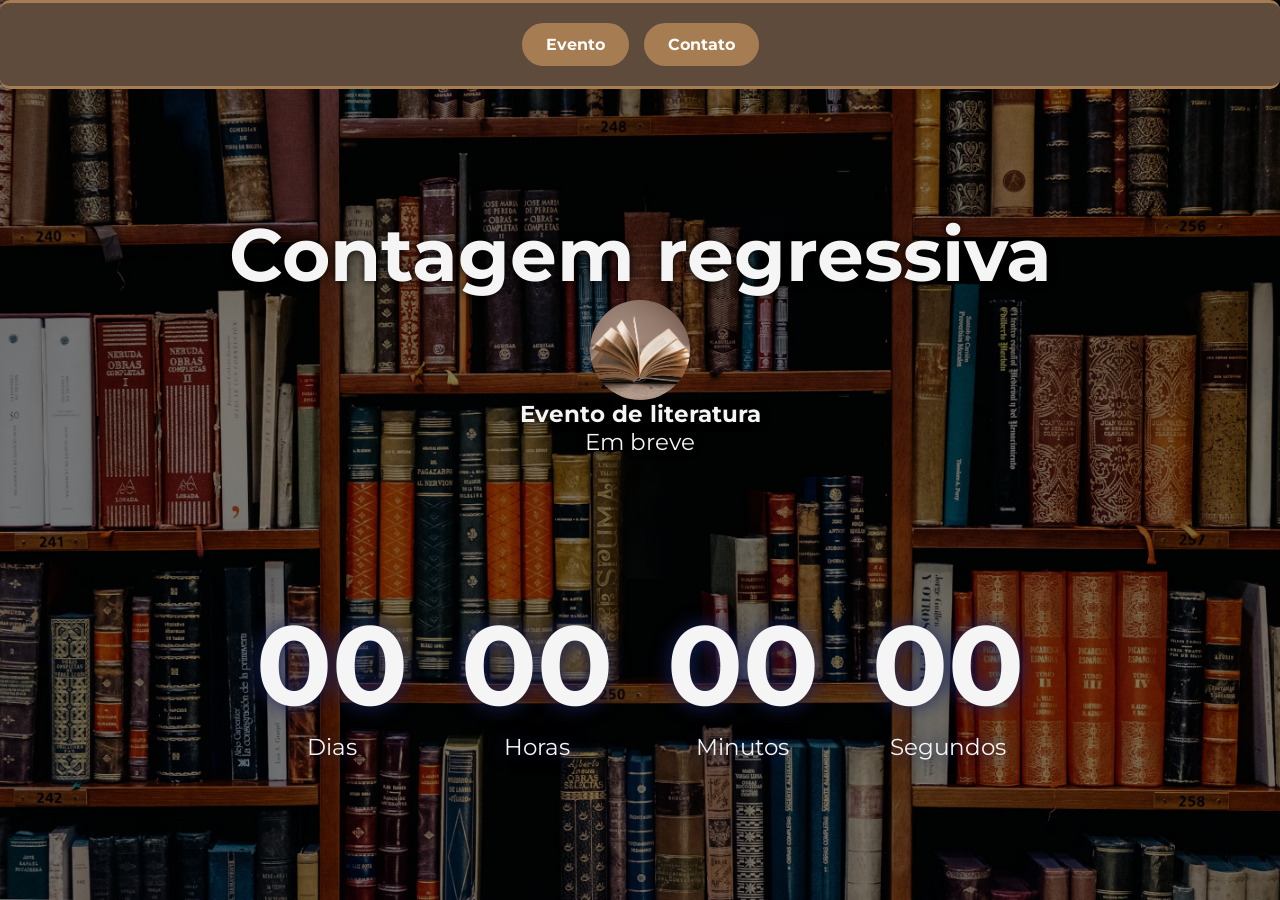
<file: index.html>
<!DOCTYPE html>
<html lang="pt-br">

<head>
    <meta charset="UTF-8">
    <meta name="viewport" content="width=device-width, initial-scale=1.0">

    <link rel="stylesheet" href="css/style.css">

    <link href="https://fonts.googleapis.com/css2?family=Montserrat:wght@700&display=swap" rel="stylesheet">

    <title>Contador</title>
</head>

<header> 

      <div class="botoes">

            <a href="pages/evento.html" class="button">
                Evento
            </a>

            <a href="pages/contato.html" class="button">
                Contato
            </a>

        </div>

</header>

<body>

    <div class="container">

        <div class="title">

            <h1>Contagem regressiva</h1>

            <img class="eu" src="assets/livro.avif">

            <h3>Evento de literatura </h3>

            <p>Em breve</p>

        </div>

        <div class="countdown">

            <div>
                <h1 id="dias">00</h1>
                <p>Dias</p>
            </div>

            <div>
                <h1 id="horas">00</h1>
                <p>Horas</p>
            </div>

            <div>
                <h1 id="minutos">00</h1>
                <p>Minutos</p>
            </div>

            <div>
                <h1 id="segundos">00</h1>
                <p>Segundos</p>
            </div>

        </div>

    </div>

    <script src="js/script.js"></script>

</body>

</html>
</file>
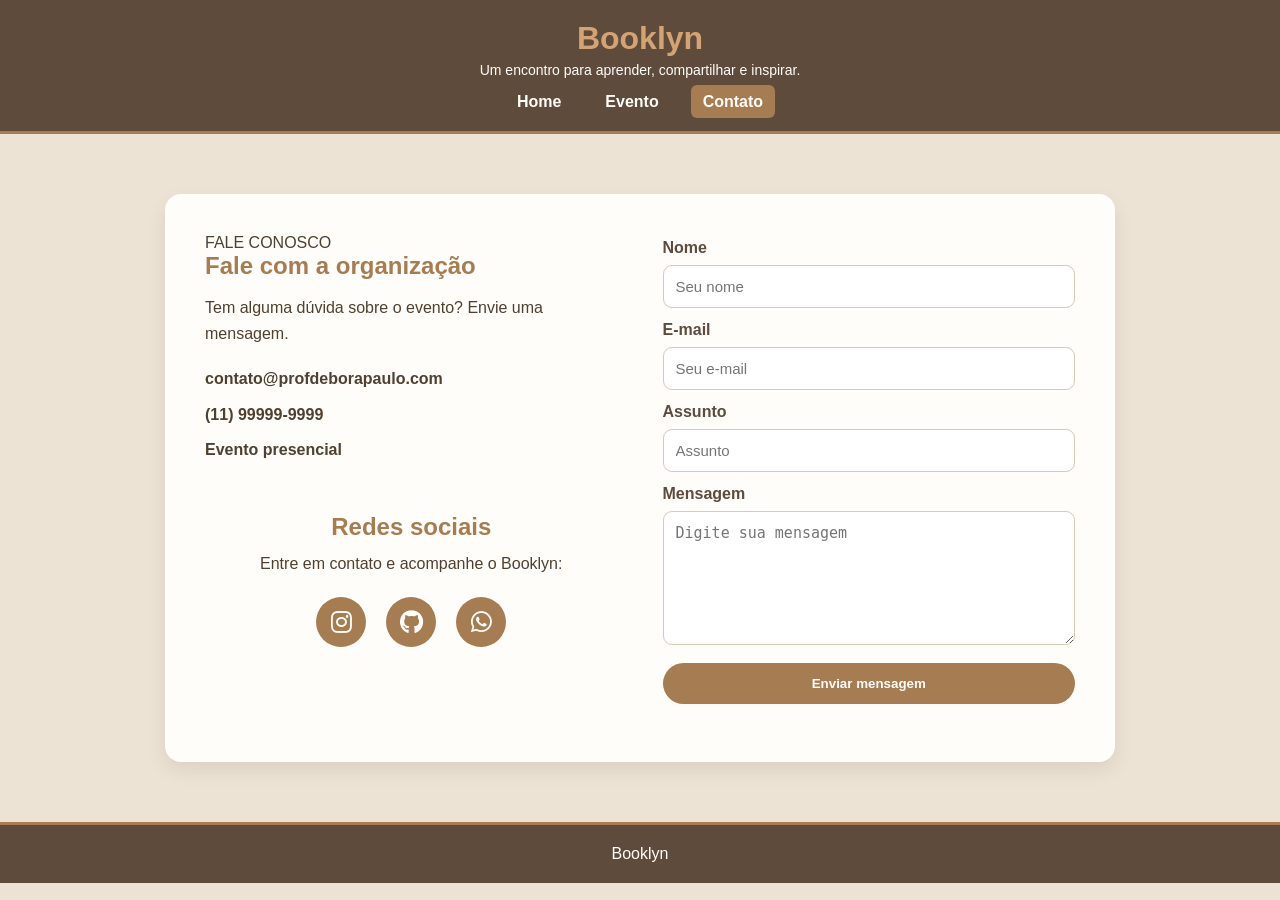
<file: pages/contato.html>
<!DOCTYPE html>
<html lang="pt-BR">
<head>
<meta charset="UTF-8">
<meta name="viewport" content="width=device-width, initial-scale=1.0">
<title>Contato</title>
<link rel="stylesheet" href="../css/contato.css">
<link rel="stylesheet" href="https://cdnjs.cloudflare.com/ajax/libs/font-awesome/6.5.2/css/all.min.css">


</head>
<body>
<header>
    <div class="logo">
        <h1>Booklyn</h1>
        <p>Um encontro para aprender, compartilhar e inspirar.</p>
    </div>
    <nav><ul>
        <li><a href="../index.html">Home</a></li>
        <li><a href="evento.html">Evento</a></li>
        <li><a class="ativo" href="contato.html">Contato</a></li>
    </ul></nav>
</header>

<main>
<section class="contato">
    <div class="contato-info">
        <span class="etiqueta">FALE CONOSCO</span>
        <h2>Fale com a organização</h2>
        <p>Tem alguma dúvida sobre o evento? Envie uma mensagem.</p>
        <div class="dados">
            <p><strong>contato@profdeborapaulo.com</strong></p>
            <p><strong>(11) 99999-9999</strong></p>
            <p> <strong>Evento presencial</strong></p>
        </div>

        <section class="redes-sociais">
    <h2>Redes sociais</h2>
    <p>Entre em contato e acompanhe o Booklyn:</p>

    <div class="social-icons">

        <a href="https://www.instagram.com/" target="_blank" class="social instagram">
            <i class="fa-brands fa-instagram"></i>
        </a>

        <a href="https://github.com/" target="_blank" class="social github">
            <i class="fa-brands fa-github"></i>
        </a>

        <a href="https://wa.me/" target="_blank" class="social whatsapp">
            <i class="fa-brands fa-whatsapp"></i>
        </a>

    </div>
</section>
      
    </div>

    <form id="formContato">
        <label for="nome">Nome</label>
        <input id="nome" type="text" placeholder="Seu nome" required>

        <label for="email">E-mail</label>
        <input id="email" type="email" placeholder="Seu e-mail" required>

        <label for="assunto">Assunto</label>
        <input id="assunto" type="text" placeholder="Assunto" required>

        <label for="mensagem">Mensagem</label>
        <textarea id="mensagem" rows="6" placeholder="Digite sua mensagem" required></textarea>

        <button class="btn" type="submit">Enviar mensagem</button>
        <p id="resposta"></p>
    </form>
</section>




</main>

<footer>
    <p>Booklyn</p>
</footer>

<script src="../js/script.js"></script>

</body>
</html>
</file>
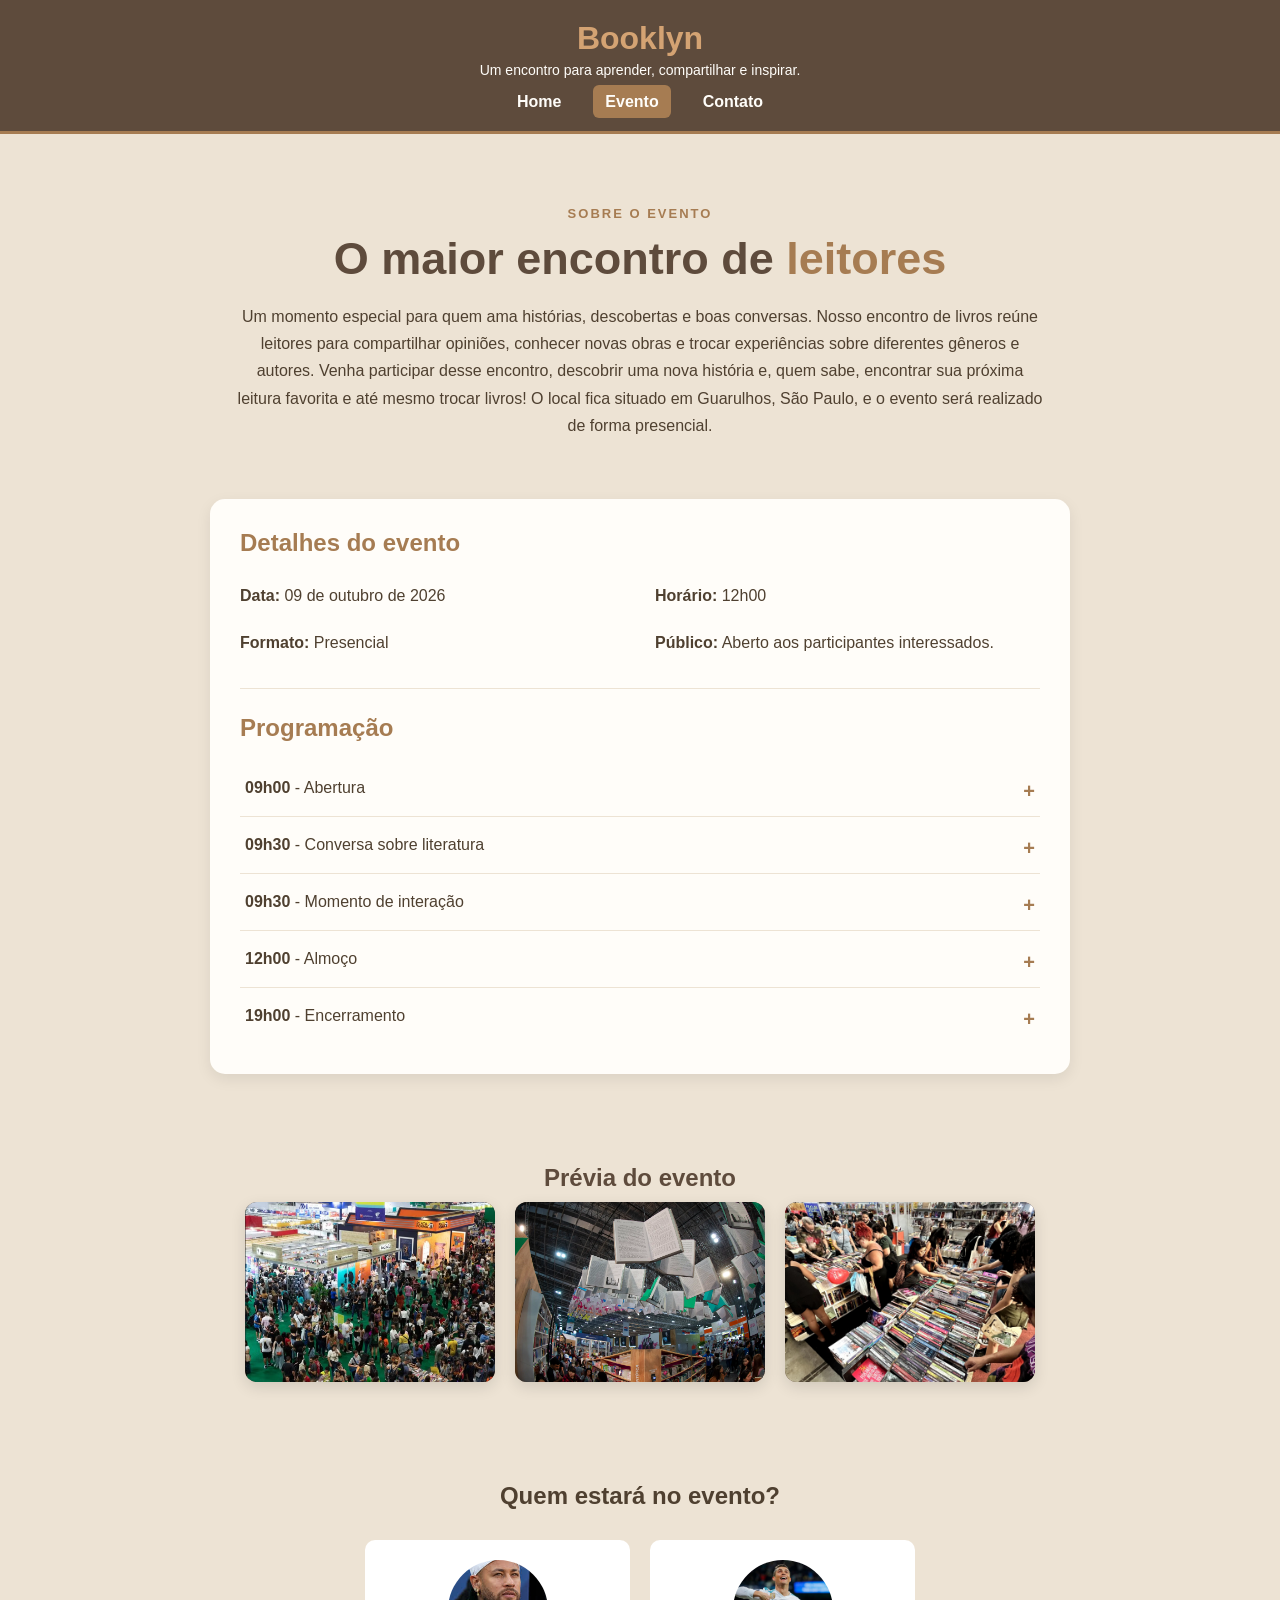
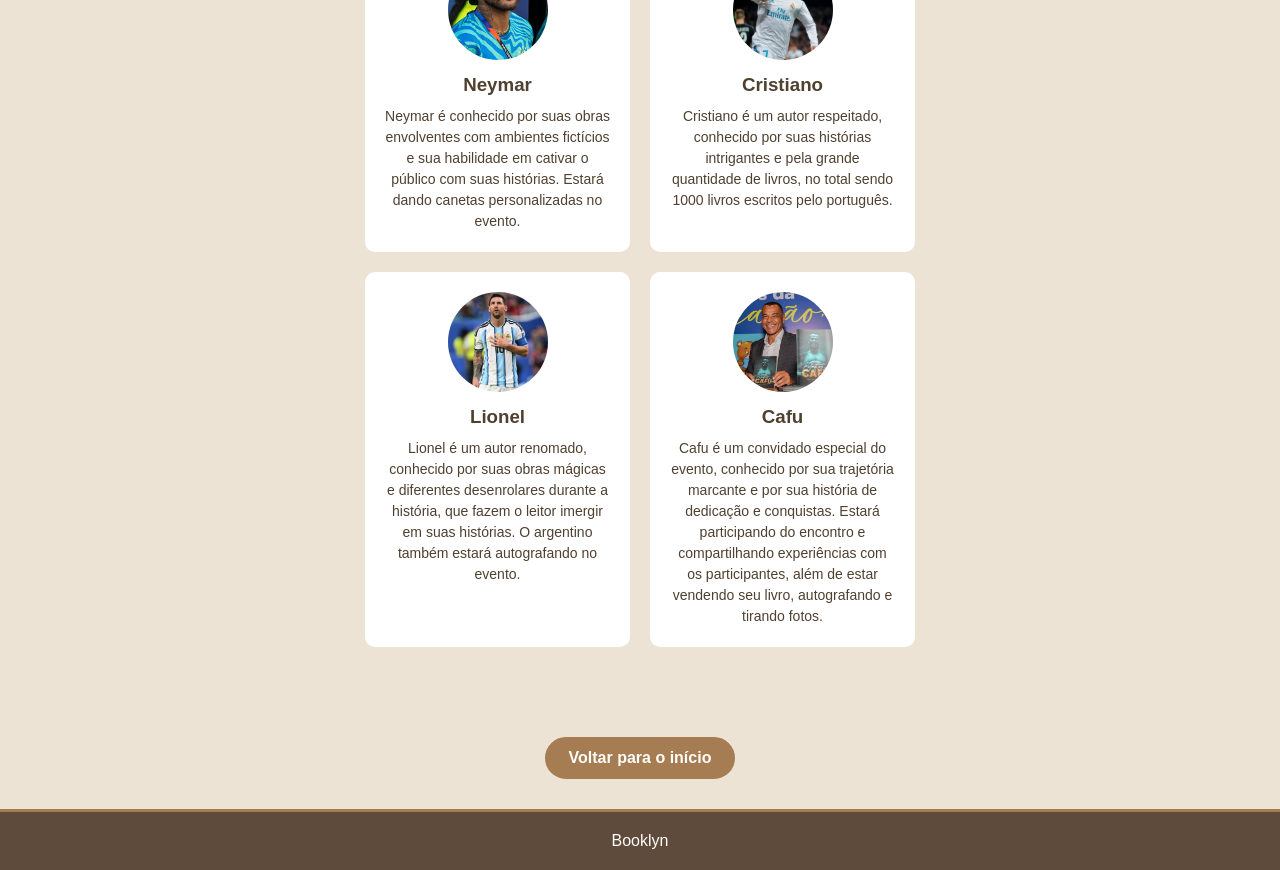
<file: pages/evento.html>
<!DOCTYPE html>

<html lang="pt-BR">

<head>
    <meta charset="UTF-8">
    <meta name="viewport" content="width=device-width, initial-scale=1.0">
    <title>Evento</title>
    <link rel="stylesheet" href="../css/evento.css">
</head>

<body>

<header>




<div class="logo">
    <h1>Booklyn</h1>
    <p>Um encontro para aprender, compartilhar e inspirar.</p>
</div>

<nav>
    <ul>
        <li><a href="../index.html">Home</a></li>
        <li><a class="ativo" href="evento.html">Evento</a></li>
        <li><a href="contato.html">Contato</a></li>
    </ul>
</nav>




</header>

<main>

<section class="pagina">






<span class="etiqueta">SOBRE O EVENTO</span>

<h2>O maior encontro de <span>leitores</span></h2>

<p>
    Um momento especial para quem ama histórias, descobertas e boas conversas.
    Nosso encontro de livros reúne leitores para compartilhar opiniões,
    conhecer novas obras e trocar experiências sobre diferentes gêneros e autores.
    Venha participar desse encontro, descobrir uma nova história e, quem sabe,
    encontrar sua próxima leitura favorita e até mesmo trocar livros!
    O local fica situado em Guarulhos, São Paulo, e o evento será realizado
    de forma presencial.
</p>






</section>



<section class="informacoes">

<div class="info">

    <h2>Detalhes do evento</h2>

    <div class="detalhes">

        <p><strong> Data:</strong> 09 de outubro de 2026</p>

        <p><strong> Horário:</strong> 12h00</p>

        <p><strong> Formato:</strong> Presencial</p>

        <p><strong> Público:</strong> Aberto aos participantes interessados.</p>

    </div>


    <h2 class="titulo-programacao">Programação</h2>


    <div class="programacao">

        <details>
            <summary>
                <strong>09h00</strong> - Abertura
            </summary>

            <p>
                Inicio do evento, abrindo a entrada.
            </p>
        </details>


        <details>
            <summary>
                <strong>09h30</strong> - Conversa sobre literatura
            </summary>

            <p>
                Uma apresentação sobre a importância da leitura e suas influências na sociedade
                com palestrantes renomados para quem queira assistir.
            </p>
        </details>


        <details>
            <summary>
                <strong>09h30</strong> - Momento de interação
            </summary>

            <p>
                Os participantes poderão compartilhar opiniões,
                indicar seus livros favoritos e conversar com outros leitores, explorar o local e
                comparecer aos stands.
            </p>
        </details>


        
           <details>
            <summary>
                <strong>12h00</strong> - Almoço
            </summary>

            <p>
               Restaurantes no local estarão em funcionamento a partir de 12h00 mas haverá
               outras opções de alimentação disponíveis durante o dia. É importante avisar que não é permitido a entrada
               de alimento no evento que não estejam em embalagens fechadas, trazer marmitas ou comidas de fora desse tipo não é permitido.
            </p>
        </details>


       

        <details>
            <summary>
                <strong>19h00</strong> - Encerramento
            </summary>

            <p>
                Encerramento do encontro, as atividades no local não serão mais realizadas.
            </p>
        </details>

    </div>

</div>

</section>











<section class="galeria">


<h2>Prévia do evento</h2>



<div class="imagens">


    <div class="imagem-card">

        <img src="../assets/bienal1.avif" alt="Livros do evento">

        <div class="imagem-info">

            <h3> Encontro literário</h3>

            <p>
                Um espaço para descobrir novas histórias
                e compartilhar experiências sobre literatura.
            </p>

        </div>

    </div>


    <div class="imagem-card">

        <img src="../assets/bienal3.webp" alt="Participantes em evento literário">

        <div class="imagem-info">

            <h3> Conversas e descobertas</h3>

            <p>
                Momentos de interação entre leitores,
                com conversas sobre livros e autores.
            </p>

        </div>

    </div>


    <div class="imagem-card">

        <img src="../assets/bienal2.jpg" alt="Livros e participantes do evento">

        <div class="imagem-info">

            <h3> Troca de livros</h3>

            <p>
                Uma oportunidade para compartilhar livros
                e encontrar novas histórias para ler.
            </p>

        </div>

    </div>


</div>






</section>




<section class="participantes">


<h2>Quem estará no evento?</h2>

<div class="cards">


    <div class="card">

        <img src="../assets/pessoa1.jfif" alt="Neymar">

        <h3>Neymar</h3>

        <p>
            Neymar é conhecido por suas obras envolventes com ambientes fictícios
            e sua habilidade em cativar o público com suas histórias.
            Estará dando canetas personalizadas no evento.
        </p>

    </div>


    <div class="card">

        <img src="../assets/pessoa2.avif" alt="Cristiano">

        <h3>Cristiano</h3>

        <p>
            Cristiano é um autor respeitado, conhecido por suas histórias
            intrigantes e pela grande quantidade de livros,
            no total sendo 1000 livros escritos pelo português.
        </p>

    </div>


    <div class="card">

        <img src="../assets/pessoa3.webp" alt="Lionel">

        <h3>Lionel</h3>

        <p>
            Lionel é um autor renomado, conhecido por suas obras mágicas
            e diferentes desenrolares durante a história,
            que fazem o leitor imergir em suas histórias.
            O argentino também estará autografando no evento.
        </p>

    </div>


    <div class="card">

        <img src="../assets/pessoa4.jfif" alt="Cafu">

        <h3>Cafu</h3>

        <p>
            Cafu é um convidado especial do evento, conhecido por sua
            trajetória marcante e por sua história de dedicação e conquistas.
            Estará participando do encontro e compartilhando experiências
            com os participantes, além de estar vendendo seu livro, autografando e tirando fotos.
        </p>

    </div>


</div>


</section>

</main>

<a href="../index.html" class="voltar">Voltar para o início</a>

<footer>


<p>Booklyn</p>


</footer>

</body>

</html>
</file>
<file: css/style.css>
* {
    margin: 0;
    padding: 0;
    box-sizing: border-box;
}
.eu {
    width: 100px;
    height: 100px;

    border-radius: 50%;

    object-fit: cover;
    object-position: center;

    display: block;
    margin: 0 auto;
}


body {
    /* background-image: url('/assets/bg-contador.png'); */
    background-image: url('../assets/encontro.avif');

    background-size: cover;
    background-position: center;
    background-repeat: no-repeat;

    color: whitesmoke;

    font-family: 'Montserrat', sans-serif;
}

.normal {
    background-color: #ffff;
}

.container {
    display: flex;
    flex-direction: column;

    width: 100vw;
    height: 100vh;

    align-items: center;
    justify-content: space-evenly;

    text-align: center;

    background-color: #00000080;
}

h3 {
    font-size: 20px;
}

.title {
    font-size: calc(10px + 3vw);
}

.title h3, p {
    font-size: calc(10px + 1vw);
    color: whitesmoke;
    text-shadow: 0 0 10px #000000;

}

.title h1 {
    font-size: calc(10px + 5vw);
    color: whitesmoke;
    text-shadow: 0 0 10px #000000;
    margin-top: 70px;
}

.countdown {
    display: flex;

    width: 60vw;

    justify-content: space-between;

    flex-wrap: wrap;
}

.countdown h1 {
    font-size: calc(10px + 8vw);
    color: whitesmoke;
    text-shadow: 0 0 20px #17225e;

}

.countdown p {
    font-size: calc(10px + 1vw);
    color: whitesmoke;
    text-shadow: 0 0 20px #17225e;
}

header { 
    position: absolute; 
    top: 0; 
    left: 0; 
    width: 100%; 
    padding: 20px; 
    display: flex; 
    justify-content: center; 
    z-index: 10; 

    background-color: #5E4B3C;
    border-bottom: 3px solid #A67C52;
    border-top: 3px solid #A67C52;
    border-radius: 10px;
} 

    /* Button */
    
    .botoes { 
        display: flex; 
        justify-content: center; 
        gap: 15px; } 
        
    .button { 
         display: inline-block;
         background-color: #A67C52; 
         color: #FFFDF9; 
         padding: 10px 22px; 
         border: 2px solid #A67C52; 
         border-radius: 25px; 
         text-decoration: none; 
         font-weight: bold; 
         transition: 0.3s; } 
         
    .button:hover { 
        background-color: #553a25;
        border-color: #5a3f2a; 
        color: #FFFDF9;
        transform: translateY(-3px); 
    }
</file>
<file: css/contato.css>
/* Geral */

* {
    margin: 0;
    padding: 0;
    box-sizing: border-box;
}

body {
    font-family: Arial, sans-serif;
    background-color: #EDE3D4;
    color: #4F4030;
}


/* Header*/

header {
    background-color: #5E4B3C;
    color: #FFFDF9;
    padding: 20px;
    text-align: center;
    border-bottom: 3px solid #A67C52;
}

.logo h1 {
    color: #D4A373;
    margin-bottom: 5px;
}

.logo p {
    font-size: 14px;
}




nav ul {
    list-style: none;
    display: flex;
    justify-content: center;
    gap: 20px;
    margin-top: 15px;
}

nav a {
    color: #FFFDF9;
    text-decoration: none;
    font-weight: bold;
    padding: 8px 12px;
    border-radius: 6px;
    transition: 0.3s;
}

nav a:hover,
nav a.ativo {
    background-color: #A67C52;
}


/* Contato*/

.contato {
    max-width: 950px;

    margin: 60px auto;

    padding: 40px;

    display: grid;
    grid-template-columns: 1fr 1fr;

    gap: 45px;

    background-color: #FFFDF9;

    border-radius: 16px;

    box-shadow: 0 8px 20px rgba(0, 0, 0, 0.08);
}


/* Info */

.contato-info h2 {
    color: #A67C52;
    margin-bottom: 15px;
}

.contato-info p {
    line-height: 1.6;
}

.dados {
    margin-top: 20px;
}

.dados p {
    margin: 10px 0;
}


/* Redes */

.redes {
    margin-top: 20px;
}

.redes h3 {
    margin-bottom: 10px;
}

.redes a {
    display: inline-block;

    margin: 5px;

    padding: 8px 12px;

    background-color: #EDE3D4;

    color: #5E4B3C;

    border-radius: 8px;

    text-decoration: none;

    transition: 0.3s;
}

.redes a:hover {
    background-color: #A67C52;
    color: #FFFDF9;
}


/* Form */

form {
    display: flex;
    flex-direction: column;
    gap: 8px;
}

form label {
    color: #5E4B3C;
    font-weight: bold;
    margin-top: 5px;
}

input,
textarea {
    width: 100%;

    padding: 12px;

    border: 1px solid #D9C9B5;

    border-radius: 9px;

    font-size: 15px;

    outline: none;
}

input:focus,
textarea:focus {
    border-color: #A67C52;
}

textarea {
    resize: vertical;
    min-height: 130px;
}


/* Button */

form button {
    border: none;

    cursor: pointer;

    padding: 13px 25px;

    margin-top: 10px;

    background-color: #A67C52;

    color: #FFFDF9;

    border-radius: 25px;

    font-weight: bold;

    transition: 0.3s;
}

form button:hover {
    background-color: #5E4B3C;
}




#resposta {
    margin-top: 10px;
    color: #6C8A55;
    font-weight: bold;
}


/* Footer */

footer {
    background-color: #5E4B3C;
    color: #FFFDF9;

    text-align: center;

    padding: 20px;

    border-top: 3px solid #A67C52;
}


/* Responsividade */

@media (max-width: 700px) {

    .contato {
        grid-template-columns: 1fr;

        margin: 30px 15px;

        padding: 25px;
    }

    nav ul {
        gap: 8px;
    }

    nav a {
        font-size: 13px;
    }
}


/* Redes */

.redes-sociais {
    text-align: center;
    padding: 40px 20px;
}

.redes-sociais h2 {
    margin-bottom: 10px;
}

.redes-sociais p {
    margin-bottom: 20px;
}

.social-icons {
    display: flex;
    justify-content: center;
    gap: 20px;
}

.social {
    width: 50px;
    height: 50px;
    display: flex;
    align-items: center;
    justify-content: center;
    border-radius: 50%;
    background-color: #A67C52;
    color: #FFFDF9;
    text-decoration: none;
    font-size: 24px;
    transition: 0.3s;
}

.social:hover {
    transform: translateY(-5px);
    background-color: #5E4B3C;
}
</file>
<file: css/evento.css>
/* Geral */

* {
  margin: 0;
  padding: 0;
  box-sizing: border-box;
  }

body {
font-family: Arial, sans-serif;
background-color: #EDE3D4;
color: #4F4030;
}

/* Header */

header {
background-color: #5E4B3C;
color: #FFFDF9;
padding: 20px;
text-align: center;
border-bottom: 3px solid #A67C52;
}

.logo h1 {
color: #D4A373;
margin-bottom: 5px;
}

.logo p {
font-size: 14px;
}

nav ul {
list-style: none;
display: flex;
justify-content: center;
gap: 20px;
margin-top: 15px;
}

nav a {
color: #FFFDF9;
text-decoration: none;
font-weight: bold;
padding: 8px 12px;
border-radius: 6px;
transition: 0.3s;
}

nav a:hover,
nav a.ativo {
background-color: #A67C52;
}







.pagina {
max-width: 850px;
margin: auto;
padding: 70px 20px 40px;
text-align: center;
}

.etiqueta {
display: inline-block;
color: #A67C52;
font-size: 13px;
font-weight: bold;
letter-spacing: 2px;
margin-bottom: 12px;
}

.pagina h2 {
color: #5E4B3C;
font-size: 45px;
margin-bottom: 18px;
}

.pagina h2 span {
color: #A67C52;
}

.pagina p {
line-height: 1.7;
}

/* Informações */

.informacoes {
max-width: 900px;
margin: 20px auto 50px;
padding: 0 20px;
}

.info {
background-color: #FFFDF9;
padding: 30px;
border-radius: 15px;


box-shadow: 0 5px 15px rgba(0, 0, 0, 0.08);

transition: 0.3s;


}

.info h2 {
color: #A67C52;
margin-bottom: 18px;
}

.info:hover {
box-shadow: 0 7px 20px rgba(0, 0, 0, 0.12);
}

/* Detalhes */

.detalhes {
display: grid;
grid-template-columns: 1fr 1fr;
gap: 5px 30px;
}

.detalhes p {
line-height: 1.6;
margin: 8px 0;
}


.titulo-programacao {
margin-top: 25px;
padding-top: 25px;
border-top: 1px solid #EDE3D4;
}



.programacao details {
border-bottom: 1px solid #EDE3D4;
padding: 4px 0;
}

.programacao details:last-child {
border-bottom: none;
}

.programacao summary {
list-style: none;
cursor: pointer;
padding: 12px 5px;


line-height: 1.5;

transition: 0.3s;


}

.programacao summary::-webkit-details-marker {
display: none;
}

.programacao summary::after {
content: "+";


float: right;

color: #A67C52;

font-size: 20px;
font-weight: bold;


}

.programacao details[open] summary::after {
content: "−";
}

.programacao summary:hover {
color: #A67C52;
}

.programacao details p {
background-color: #EDE3D4;


padding: 12px 15px;

margin: 3px 0 10px;

border-radius: 8px;

font-size: 14px;

line-height: 1.5;


}

/* Botão */

.btn {
display: inline-block;
margin-top: 20px;
padding: 13px 25px;


background-color: #A67C52;
color: #FFFDF9;

border-radius: 25px;
text-decoration: none;
font-weight: bold;

transition: 0.3s;


}

.btn:hover {
background-color: #5E4B3C;
transform: translateY(-3px);
}










.galeria {
text-align: center;
padding: 40px 20px 60px;
}

.galeria h2 {
color: #5E4B3C;
margin-bottom: 10px;
}

.imagens {
max-width: 850px;
margin: auto;


display: flex;
justify-content: center;
gap: 20px;
flex-wrap: wrap;


}

/* Card da imagem */

.imagem-card {
position: relative;


width: 250px;
height: 180px;

overflow: hidden;
border-radius: 12px;

background-color: #5E4B3C;

box-shadow: 0 5px 15px rgba(0, 0, 0, 0.12);

cursor: pointer;


}

/* Imagem */

.imagem-card img {
width: 100%;
height: 100%;


object-fit: cover;

display: block;

transition: 0.4s;


}










.imagem-info {
position: absolute;


left: 0;
bottom: 0;

width: 100%;

padding: 20px;

background-color: rgba(94, 75, 60, 0.94);

color: #FFFDF9;

transform: translateY(100%);

transition: 0.4s;

text-align: left;


}

.imagem-info h3 {
font-size: 17px;


margin-bottom: 8px;

color: #D4A373;


}

.imagem-info p {
font-size: 13px;


line-height: 1.5;


}

/* Efeito */

.imagem-card:hover img {
transform: scale(1.08);
}

.imagem-card:hover .imagem-info {
transform: translateY(0);
}






.participantes {
text-align: center;
padding: 40px 20px 60px;
}

.participantes h2 {
margin-bottom: 30px;
}

.cards {
max-width: 550px;
margin: auto;


display: grid;

grid-template-columns: 1fr 1fr;

gap: 20px;


}

.card {
width: 100%;


padding: 20px;

background-color: white;
color: #4F4030;

border-radius: 10px;

text-align: center;

transition: 0.3s;


}

.card img {
width: 100px;
height: 100px;


border-radius: 50%;

object-fit: cover;

margin-bottom: 10px;


}

.card h3 {
margin-bottom: 10px;
}

.card p {
font-size: 14px;


line-height: 1.5;


}

.card:hover {
transform: translateY(-8px);


box-shadow: 0 8px 20px #00000030;


}

/* Botão voltar */

.voltar {
display: block;


width: fit-content;

margin: 30px auto;

padding: 10px 22px;

background-color: #A67C52;
color: #FFFDF9;

border: 2px solid #A67C52;

border-radius: 25px;

text-decoration: none;
font-weight: bold;

transition: 0.3s;


}

.voltar:hover {
background-color: #5E4B3C;


border-color: #5E4B3C;

color: #FFFDF9;

transform: translateY(-3px);


}

/* Footer */

footer {
background-color: #5E4B3C;


color: #FFFDF9;

text-align: center;

padding: 20px;

border-top: 3px solid #A67C52;


}

/* Responsividade */

@media (max-width: 700px) {


.pagina h2 {
    font-size: 36px;
}


nav ul {
    gap: 8px;
}


nav a {
    font-size: 13px;
}


.detalhes {
    grid-template-columns: 1fr;
}


.cards {
    grid-template-columns: 1fr;
    max-width: 350px;
}


.imagem-card {
    width: 100%;
    max-width: 350px;
}
}
</file>
